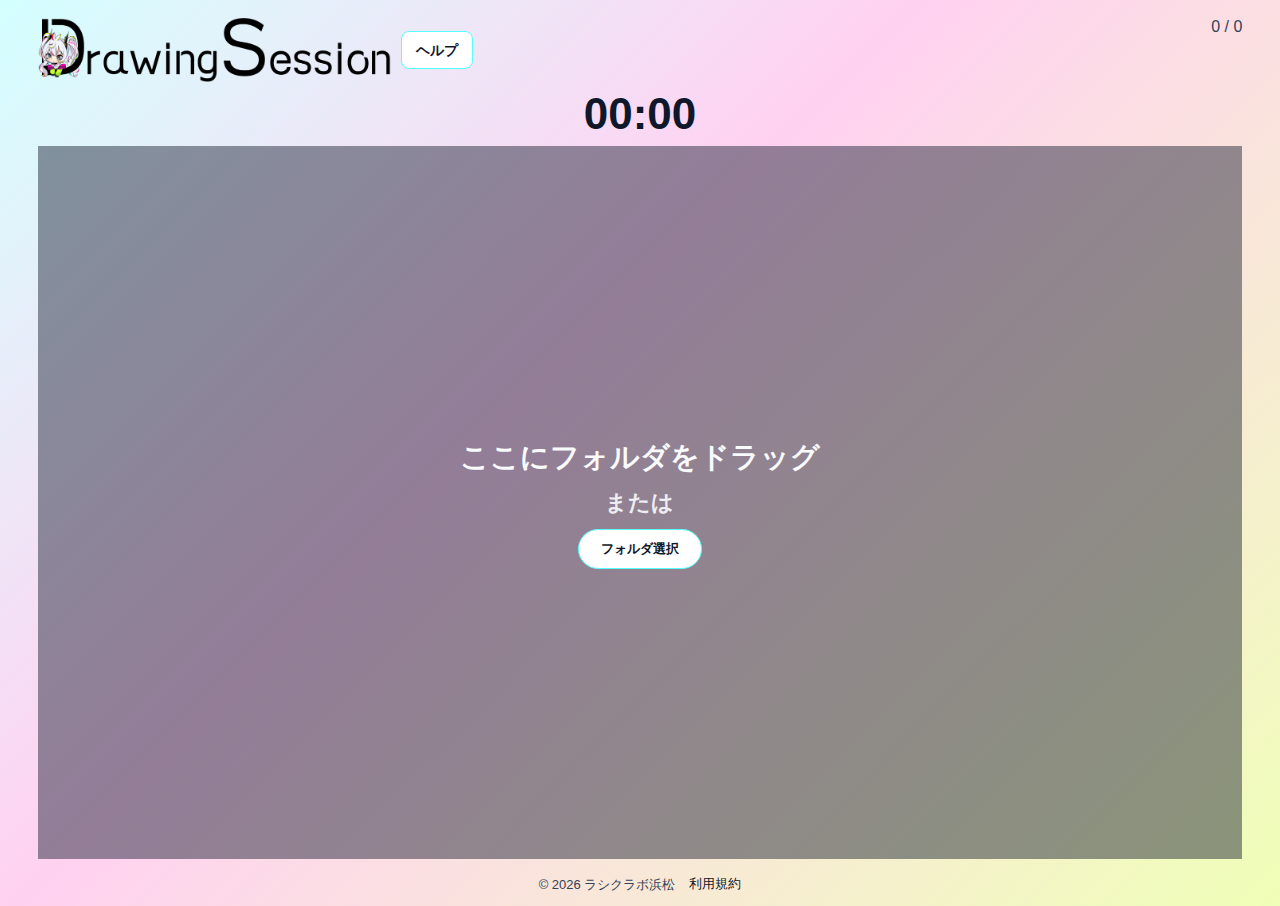
<file: index.html>
﻿<!doctype html>
<html lang="ja">
  <head>
    <meta charset="UTF-8" />
    <meta name="viewport" content="width=device-width, initial-scale=1.0" />
    <title>DrawingSession</title>
    <meta name="description" content="クロッキー/ジェスチャー・ドローイング練習用のWebアプリ。フォルダ内の画像を順番に表示し、描画時間と休憩を繰り返しながら練習できます。" />
    <meta property="og:locale" content="ja_JP" />
    <meta property="og:type" content="website" />
    <meta property="og:site_name" content="Drawing Session" />
    <meta property="og:url" content="https://rashikulab-hmmt.github.io/Drawing-Session/" />
    <meta property="og:title" content="Drawing Session" />
    <meta property="og:description" content="クロッキー/ジェスチャー・ドローイング練習用のWebアプリ。フォルダ内の画像を順番に表示し、描画時間と休憩を繰り返しながら練習できます。" />
    <meta property="og:image" content="https://rashikulab-hmmt.github.io/Drawing-Session/ogp.png" />
    <meta name="twitter:card" content="summary_large_image" />
    <meta name="twitter:title" content="Drawing Session" />
    <meta name="twitter:description" content="クロッキー/ジェスチャー・ドローイング練習用のWebアプリ。フォルダ内の画像を順番に表示し、描画時間と休憩を繰り返しながら練習できます。" />
    <meta name="twitter:image" content="https://rashikulab-hmmt.github.io/Drawing-Session/ogp.png" />
    <link rel="icon" type="image/png" href="DS_logo.png" />
    <link rel="stylesheet" href="styles.css" />
  </head>
  <body>
    <main class="app">
      <section class="stage">
        <div class="stage-meta">
          <div class="meta-left">
            <img
              class="stage-logo"
              src="DS_full_logo.png"
              alt="DS"
              draggable="false"
              oncontextmenu="return false;"
            />
            <a class="readme-btn" href="./help.html" target="_blank" rel="noopener noreferrer">ヘルプ</a>
          </div>
          <span id="index-label">0 / 0</span>
        </div>

        <div class="timer-row">
          <div class="timer" id="timer-label">00:00</div>
          <div id="timer-controls-slot"></div>
        </div>

        <div id="image-wrap" class="image-wrap">
          <img id="stage-image" alt="表示画像" />
          <div id="rest-overlay" class="rest-overlay hidden">休憩中</div>
          <div id="center-overlay" class="center-overlay hidden"></div>
        </div>
      </section>
      <footer class="app-footer">
        <span>© 2026 ラシクラボ浜松</span>
        <a class="terms-link" href="./terms.html" target="_blank" rel="noopener noreferrer">利用規約</a>
      </footer>
    </main>

    <input id="folder-fallback" type="file" webkitdirectory directory multiple hidden />

    <div id="control-parking" class="hidden"></div>

    <div id="settings-controls" class="settings-controls">
      <div class="field">
        <label for="draw-seconds">制限時間</label>
        <div class="row">
          <input id="draw-seconds" type="range" min="30" max="300" step="10" value="60" />
          <strong id="draw-seconds-label">1分</strong>
        </div>
      </div>

      <div class="field">
        <label for="break-seconds">休憩時間</label>
        <div class="row">
          <input id="break-seconds" type="range" min="10" max="60" step="5" value="20" />
          <strong id="break-seconds-label">20秒</strong>
        </div>
      </div>

      <div class="field">
        <label>画像の表示順</label>
        <div class="row order-row">
          <label><input type="radio" name="order-mode" value="name" checked /> ファイル名順</label>
          <label><input type="radio" name="order-mode" value="random" /> ランダム</label>
        </div>
      </div>
    </div>

    <div id="controls-panel" class="controls">
      <button id="start-btn" type="button" class="primary">開始</button>
      <button id="pause-btn" type="button" disabled>一時停止</button>
      <button id="next-btn" type="button" disabled>次の画像</button>
      <button id="stop-btn" type="button" disabled>終了</button>
    </div>

    <script src="app.js"></script>
  </body>
</html>
</file>
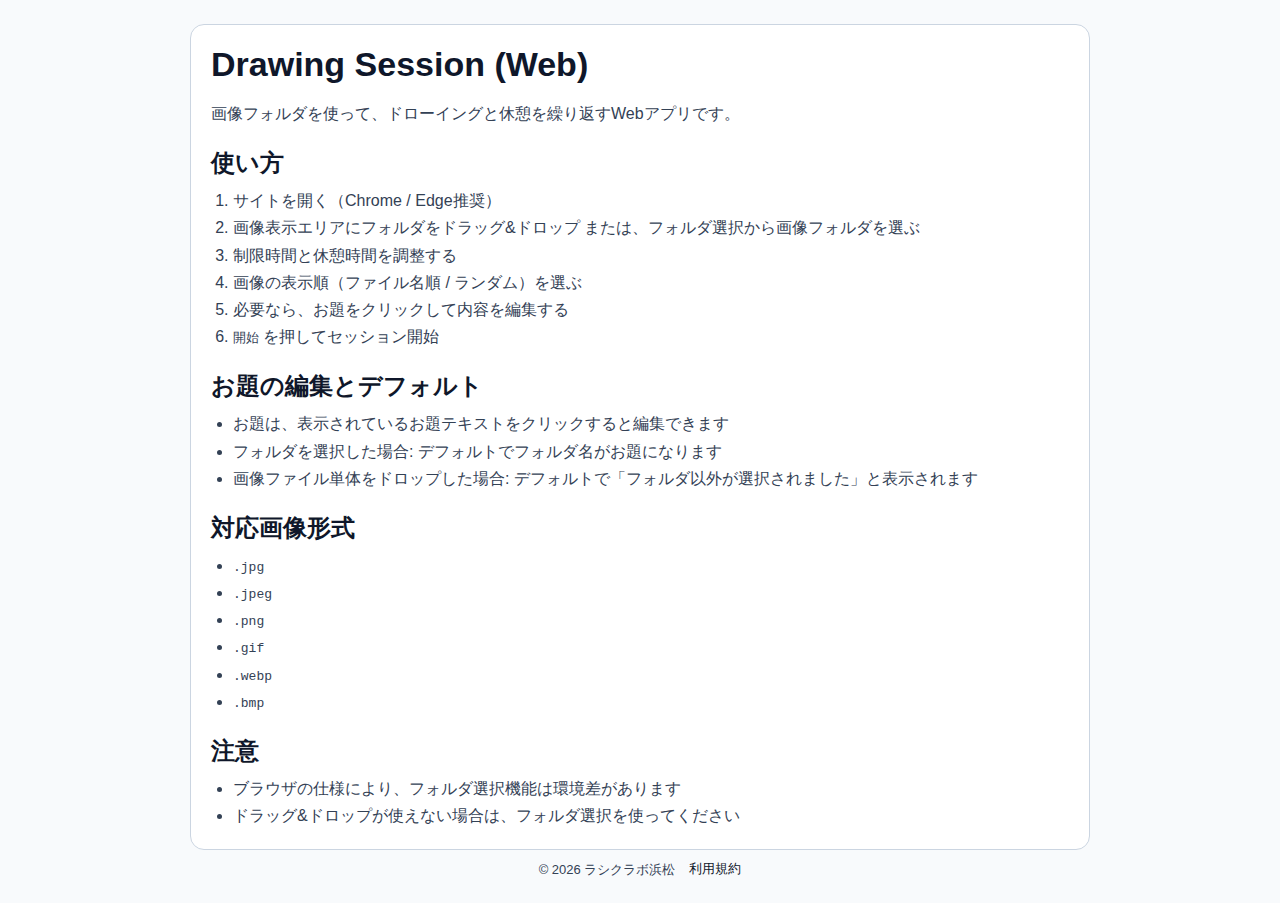
<file: help.html>
﻿<!doctype html>
<html lang="ja">
  <head>
    <meta charset="UTF-8" />
    <meta name="viewport" content="width=device-width, initial-scale=1.0" />
    <title>Drawing Session - ヘルプ</title>
    <meta name="description" content="クロッキー/ジェスチャー・ドローイング練習用のWebアプリ。フォルダ内の画像を順番に表示し、描画時間と休憩を繰り返しながら練習できます。" />
    <meta property="og:locale" content="ja_JP" />
    <meta property="og:type" content="website" />
    <meta property="og:site_name" content="Drawing Session" />
    <meta property="og:url" content="https://rashikulab-hmmt.github.io/Drawing-Session/help.html" />
    <meta property="og:title" content="Drawing Session - ヘルプ" />
    <meta property="og:description" content="クロッキー/ジェスチャー・ドローイング練習用のWebアプリ。フォルダ内の画像を順番に表示し、描画時間と休憩を繰り返しながら練習できます。" />
    <meta property="og:image" content="https://rashikulab-hmmt.github.io/Drawing-Session/ogp.png" />
    <meta name="twitter:card" content="summary_large_image" />
    <meta name="twitter:title" content="Drawing Session - ヘルプ" />
    <meta name="twitter:description" content="クロッキー/ジェスチャー・ドローイング練習用のWebアプリ。フォルダ内の画像を順番に表示し、描画時間と休憩を繰り返しながら練習できます。" />
    <meta name="twitter:image" content="https://rashikulab-hmmt.github.io/Drawing-Session/ogp.png" />
    <link rel="icon" type="image/png" href="DS_logo.png" />
    <style>
      :root {
        --bg: #f8fafc;
        --card: #ffffff;
        --text: #0f172a;
        --sub: #334155;
        --line: #cbd5e1;
      }

      * {
        box-sizing: border-box;
      }

      body {
        margin: 0;
        background: var(--bg);
        color: var(--text);
        font-family: "Segoe UI", "Hiragino Kaku Gothic ProN", "Yu Gothic UI", sans-serif;
      }

      .wrap {
        width: min(900px, 94vw);
        margin: 24px auto;
      }

      .card {
        background: var(--card);
        border: 1px solid var(--line);
        border-radius: 14px;
        padding: 20px;
      }

      h1 {
        margin: 0 0 10px;
        font-size: clamp(24px, 4vw, 34px);
      }

      h2 {
        margin: 20px 0 8px;
        font-size: clamp(18px, 2.6vw, 24px);
      }

      p,
      li {
        line-height: 1.7;
        color: var(--sub);
      }

      ol,
      ul {
        margin: 8px 0 0;
        padding-left: 22px;
      }

      .site-footer {
        margin-top: 10px;
        display: flex;
        justify-content: center;
        align-items: center;
        gap: 14px;
        color: var(--sub);
        font-size: 13px;
      }

      .terms-link {
        color: var(--text);
        text-decoration: none;
        border-bottom: 1px solid transparent;
      }

      .terms-link:hover {
        border-bottom-color: var(--text);
      }
    </style>
  </head>
  <body>
    <main class="wrap">
      <section class="card">
        <h1>Drawing Session (Web)</h1>
        <p>画像フォルダを使って、ドローイングと休憩を繰り返すWebアプリです。</p>

        <h2>使い方</h2>
        <ol>
          <li>サイトを開く（Chrome / Edge推奨）</li>
          <li>
            画像表示エリアにフォルダをドラッグ&ドロップ
            または、フォルダ選択から画像フォルダを選ぶ
          </li>
          <li>制限時間と休憩時間を調整する</li>
          <li>画像の表示順（ファイル名順 / ランダム）を選ぶ</li>
          <li>必要なら、お題をクリックして内容を編集する</li>
          <li><code>開始</code> を押してセッション開始</li>
        </ol>

        <h2>お題の編集とデフォルト</h2>
        <ul>
          <li>お題は、表示されているお題テキストをクリックすると編集できます</li>
          <li>フォルダを選択した場合: デフォルトでフォルダ名がお題になります</li>
          <li>画像ファイル単体をドロップした場合: デフォルトで「フォルダ以外が選択されました」と表示されます</li>
        </ul>

        <h2>対応画像形式</h2>
        <ul>
          <li><code>.jpg</code></li>
          <li><code>.jpeg</code></li>
          <li><code>.png</code></li>
          <li><code>.gif</code></li>
          <li><code>.webp</code></li>
          <li><code>.bmp</code></li>
        </ul>

        <h2>注意</h2>
        <ul>
          <li>ブラウザの仕様により、フォルダ選択機能は環境差があります</li>
          <li>ドラッグ&ドロップが使えない場合は、フォルダ選択を使ってください</li>
        </ul>
      </section>
      <footer class="site-footer">
        <span>© 2026 ラシクラボ浜松</span>
        <a class="terms-link" href="./terms.html" target="_blank" rel="noopener noreferrer">利用規約</a>
      </footer>
    </main>
  </body>
</html>
</file>
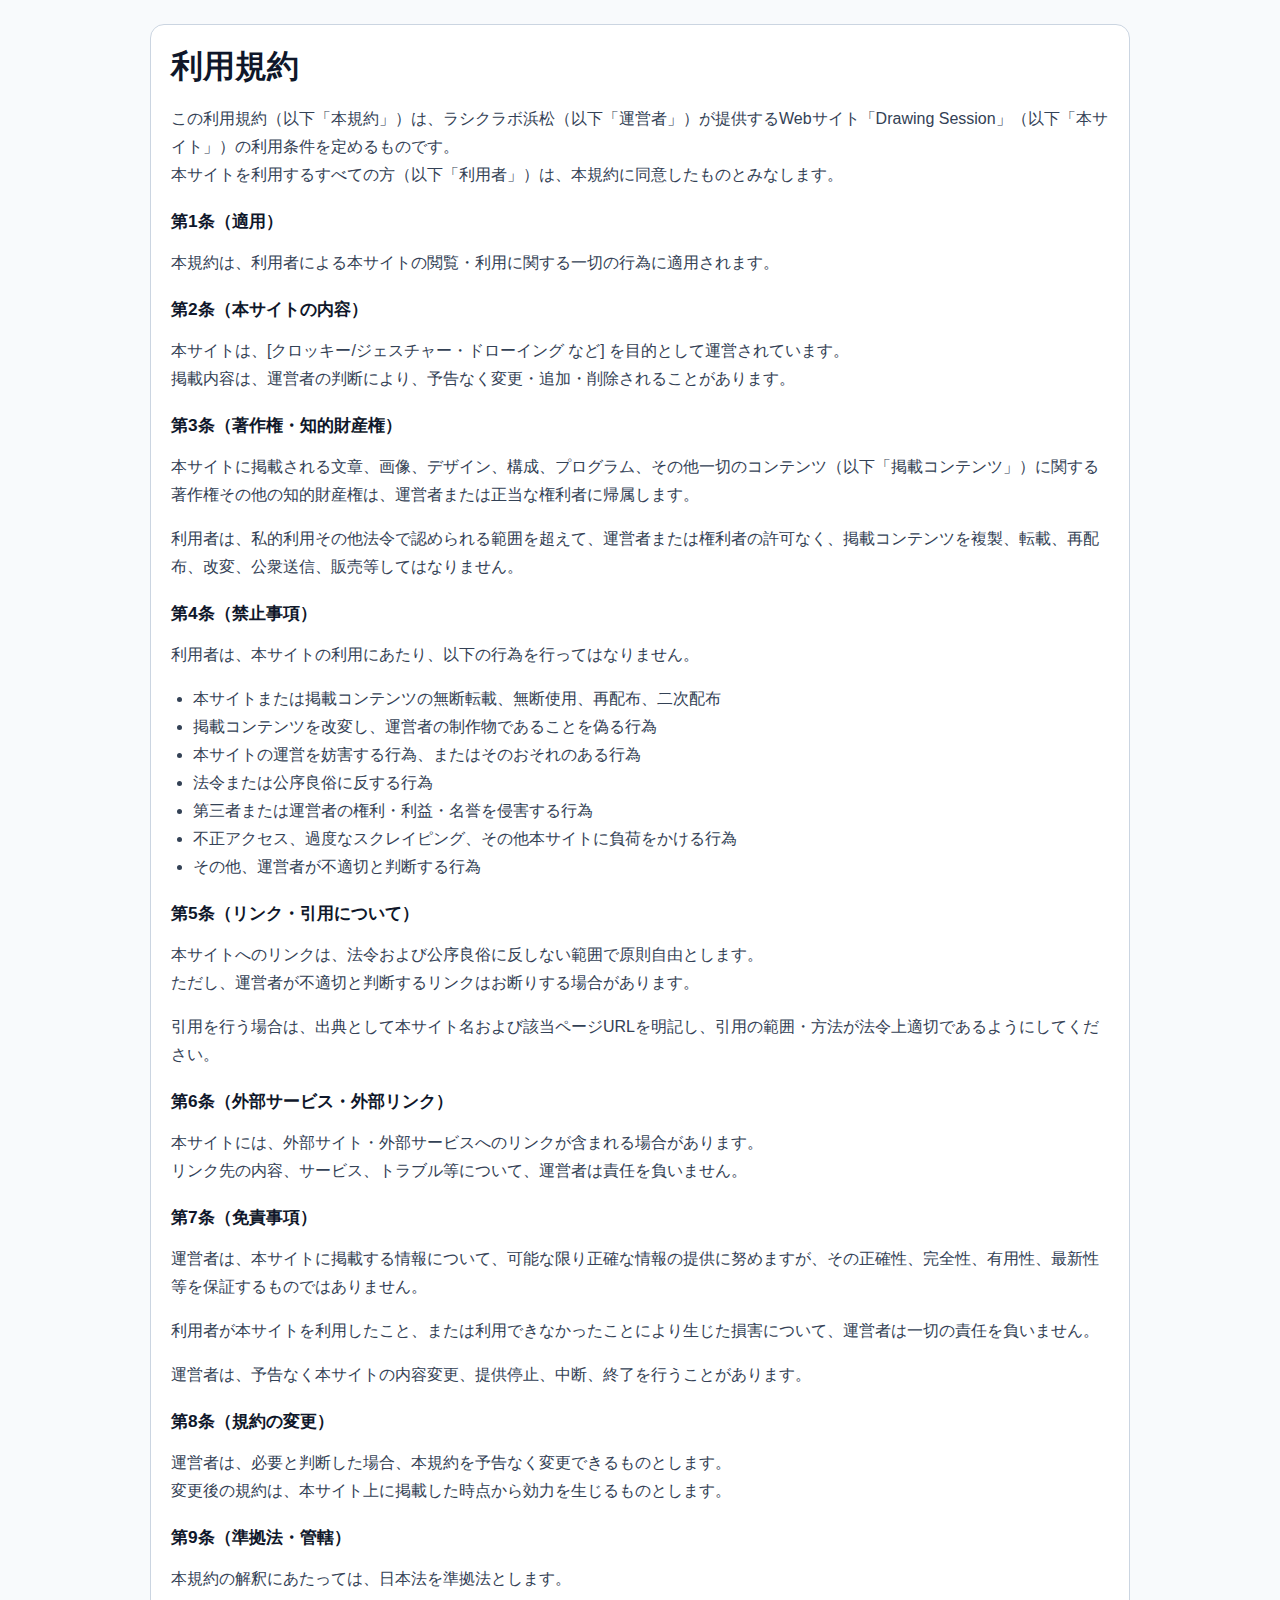
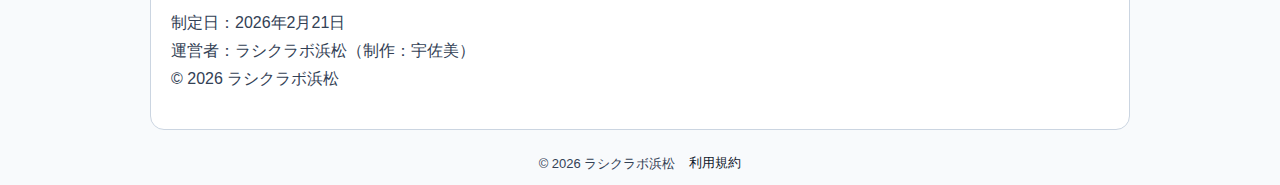
<file: terms.html>
﻿<!doctype html>
<html lang="ja">
  <head>
    <meta charset="UTF-8" />
    <meta name="viewport" content="width=device-width, initial-scale=1.0" />
    <title>Drawing Session - 利用規約</title>
    <meta name="description" content="クロッキー/ジェスチャー・ドローイング練習用のWebアプリ。フォルダ内の画像を順番に表示し、描画時間と休憩を繰り返しながら練習できます。" />
    <meta property="og:locale" content="ja_JP" />
    <meta property="og:type" content="website" />
    <meta property="og:site_name" content="Drawing Session" />
    <meta property="og:url" content="https://rashikulab-hmmt.github.io/Drawing-Session/terms.html" />
    <meta property="og:title" content="Drawing Session - 利用規約" />
    <meta property="og:description" content="クロッキー/ジェスチャー・ドローイング練習用のWebアプリ。フォルダ内の画像を順番に表示し、描画時間と休憩を繰り返しながら練習できます。" />
    <meta property="og:image" content="https://rashikulab-hmmt.github.io/Drawing-Session/ogp.png" />
    <meta name="twitter:card" content="summary_large_image" />
    <meta name="twitter:title" content="Drawing Session - 利用規約" />
    <meta name="twitter:description" content="クロッキー/ジェスチャー・ドローイング練習用のWebアプリ。フォルダ内の画像を順番に表示し、描画時間と休憩を繰り返しながら練習できます。" />
    <meta name="twitter:image" content="https://rashikulab-hmmt.github.io/Drawing-Session/ogp.png" />
    <link rel="icon" type="image/png" href="DS_logo.png" />
    <style>
      :root {
        --bg: #f8fafc;
        --card: #ffffff;
        --text: #0f172a;
        --sub: #334155;
        --line: #cbd5e1;
      }

      * {
        box-sizing: border-box;
      }

      body {
        margin: 0;
        background: var(--bg);
        color: var(--text);
        font-family: "Segoe UI", "Hiragino Kaku Gothic ProN", "Yu Gothic UI", sans-serif;
      }

      main {
        width: min(980px, 94vw);
        margin: 24px auto;
        background: var(--card);
        border: 1px solid var(--line);
        border-radius: 14px;
        padding: 20px;
      }

      h1 {
        margin: 0 0 14px;
      }

      h2 {
        margin: 20px 0 8px;
        font-size: 1.08rem;
      }

      p,
      li {
        color: var(--sub);
        line-height: 1.75;
      }

      ul {
        padding-left: 22px;
        margin: 8px 0;
      }

      .site-footer {
        width: min(980px, 94vw);
        margin: 0 auto 12px;
        display: flex;
        justify-content: center;
        align-items: center;
        gap: 14px;
        color: var(--sub);
        font-size: 13px;
      }

      .terms-link {
        color: var(--text);
        text-decoration: none;
        border-bottom: 1px solid transparent;
      }

      .terms-link:hover {
        border-bottom-color: var(--text);
      }
    </style>
  </head>
  <body>
    <main>
      <h1>利用規約</h1>
      <p>
        この利用規約（以下「本規約」）は、ラシクラボ浜松（以下「運営者」）が提供するWebサイト「Drawing Session」（以下「本サイト」）の利用条件を定めるものです。<br />
        本サイトを利用するすべての方（以下「利用者」）は、本規約に同意したものとみなします。
      </p>

      <h2>第1条（適用）</h2>
      <p>本規約は、利用者による本サイトの閲覧・利用に関する一切の行為に適用されます。</p>

      <h2>第2条（本サイトの内容）</h2>
      <p>
        本サイトは、[クロッキー/ジェスチャー・ドローイング など] を目的として運営されています。<br />
        掲載内容は、運営者の判断により、予告なく変更・追加・削除されることがあります。
      </p>

      <h2>第3条（著作権・知的財産権）</h2>
      <p>
        本サイトに掲載される文章、画像、デザイン、構成、プログラム、その他一切のコンテンツ（以下「掲載コンテンツ」）に関する著作権その他の知的財産権は、運営者または正当な権利者に帰属します。
      </p>
      <p>
        利用者は、私的利用その他法令で認められる範囲を超えて、運営者または権利者の許可なく、掲載コンテンツを複製、転載、再配布、改変、公衆送信、販売等してはなりません。
      </p>

      <h2>第4条（禁止事項）</h2>
      <p>利用者は、本サイトの利用にあたり、以下の行為を行ってはなりません。</p>
      <ul>
        <li>本サイトまたは掲載コンテンツの無断転載、無断使用、再配布、二次配布</li>
        <li>掲載コンテンツを改変し、運営者の制作物であることを偽る行為</li>
        <li>本サイトの運営を妨害する行為、またはそのおそれのある行為</li>
        <li>法令または公序良俗に反する行為</li>
        <li>第三者または運営者の権利・利益・名誉を侵害する行為</li>
        <li>不正アクセス、過度なスクレイピング、その他本サイトに負荷をかける行為</li>
        <li>その他、運営者が不適切と判断する行為</li>
      </ul>

      <h2>第5条（リンク・引用について）</h2>
      <p>
        本サイトへのリンクは、法令および公序良俗に反しない範囲で原則自由とします。<br />
        ただし、運営者が不適切と判断するリンクはお断りする場合があります。
      </p>
      <p>
        引用を行う場合は、出典として本サイト名および該当ページURLを明記し、引用の範囲・方法が法令上適切であるようにしてください。
      </p>

      <h2>第6条（外部サービス・外部リンク）</h2>
      <p>
        本サイトには、外部サイト・外部サービスへのリンクが含まれる場合があります。<br />
        リンク先の内容、サービス、トラブル等について、運営者は責任を負いません。
      </p>

      <h2>第7条（免責事項）</h2>
      <p>
        運営者は、本サイトに掲載する情報について、可能な限り正確な情報の提供に努めますが、その正確性、完全性、有用性、最新性等を保証するものではありません。
      </p>
      <p>
        利用者が本サイトを利用したこと、または利用できなかったことにより生じた損害について、運営者は一切の責任を負いません。
      </p>
      <p>運営者は、予告なく本サイトの内容変更、提供停止、中断、終了を行うことがあります。</p>

      <h2>第8条（規約の変更）</h2>
      <p>
        運営者は、必要と判断した場合、本規約を予告なく変更できるものとします。<br />
        変更後の規約は、本サイト上に掲載した時点から効力を生じるものとします。
      </p>

      <h2>第9条（準拠法・管轄）</h2>
      <p>
        本規約の解釈にあたっては、日本法を準拠法とします。
      </p>

      <p>
        制定日：2026年2月21日<br />
        運営者：ラシクラボ浜松（制作：宇佐美）<br />
        © 2026 ラシクラボ浜松
      </p>
    </main>
    <footer class="site-footer">
      <span>© 2026 ラシクラボ浜松</span>
      <a class="terms-link" href="./terms.html" target="_self">利用規約</a>
    </footer>
  </body>
</html>
</file>
<file: styles.css>
﻿* {
  box-sizing: border-box;
}

:root {
  --accent-lime: #d2ff30;
  --accent-pink: #ff00b1;
  --accent-cyan: #56ffff;
}

body {
  margin: 0;
  height: 100dvh;
  overflow: hidden;
  font-family: "Segoe UI", "Hiragino Kaku Gothic ProN", "Yu Gothic UI", sans-serif;
  color: #0f172a;
  background: linear-gradient(
    135deg,
    color-mix(in srgb, var(--accent-cyan) 26%, #ffffff) 0%,
    color-mix(in srgb, var(--accent-pink) 18%, #ffffff) 42%,
    color-mix(in srgb, var(--accent-lime) 35%, #ffffff) 100%
  );
  user-select: none;
  -webkit-user-select: none;
}

input,
textarea {
  user-select: text;
  -webkit-user-select: text;
}

img {
  user-select: none;
  -webkit-user-select: none;
  -webkit-user-drag: none;
}

.app {
  width: min(96vw, 1800px);
  height: calc(100dvh - 12px);
  margin: 6px auto;
  display: grid;
  grid-template-columns: 1fr;
  grid-template-rows: minmax(0, 1fr) auto;
}

.stage {
  display: flex;
  flex-direction: column;
  gap: 6px;
  min-height: 0;
  height: 100%;
  overflow: hidden;
  padding: 12px;
}

.app-footer {
  display: flex;
  justify-content: center;
  align-items: center;
  gap: 14px;
  padding: 4px 12px 0;
  color: #334155;
  font-size: 13px;
}

.terms-link {
  color: #0f172a;
  text-decoration: none;
  border-bottom: 1px solid transparent;
}

.terms-link:hover {
  border-bottom-color: #0f172a;
}

.stage-meta {
  display: flex;
  justify-content: space-between;
  align-items: flex-start;
  gap: 12px;
  color: #334155;
}

.meta-left {
  display: inline-flex;
  align-items: center;
  gap: 10px;
  flex-wrap: nowrap;
  width: fit-content;
}

.stage-title {
  margin: 0;
  font-size: clamp(26px, 3vw, 46px);
  line-height: 1.05;
  color: var(--accent-pink);
}

.stage-logo {
  display: block;
  width: auto;
  height: clamp(34px, 5vw, 72px);
  object-fit: contain;
  pointer-events: none;
  user-select: none;
  -webkit-user-drag: none;
}

.readme-btn {
  display: inline-flex;
  align-items: center;
  justify-content: center;
  border: 1px solid var(--accent-cyan);
  border-radius: 8px;
  background: #ffffff;
  color: #0f172a;
  min-width: 72px;
  height: 38px;
  padding: 0 12px;
  font-size: 14px;
  font-weight: 700;
  text-decoration: none;
  white-space: nowrap;
  line-height: 1;
  flex: 0 0 auto;
}

.timer-row {
  position: relative;
  display: flex;
  align-items: center;
  justify-content: center;
  min-height: 52px;
}

.timer {
  font-size: 44px;
  font-weight: 700;
  text-align: center;
}

.image-wrap {
  position: relative;
  width: 100%;
  flex: 1;
  height: auto;
  min-height: 0;
  border: none;
  border-radius: 0;
  overflow: hidden;
  background: transparent;
  display: flex;
  align-items: center;
  justify-content: center;
}

.image-wrap.drag-ready {
  background: color-mix(in srgb, var(--accent-cyan) 35%, #ffffff);
}

.image-wrap.drag-ready::before {
  content: "";
  position: absolute;
  left: 8px;
  bottom: 0;
  width: clamp(360px, 48vw, 720px);
  aspect-ratio: 1 / 1;
  background: url("drop_yumeka.png") left bottom / contain no-repeat;
  z-index: 6;
  pointer-events: none;
}

.image-wrap.drag-ready::after {
  content: "";
  position: absolute;
  inset: 0;
  background: color-mix(in srgb, var(--accent-lime) 40%, #ffffff);
  background-image: url("drop.png");
  background-repeat: no-repeat;
  background-position: center;
  background-size: min(58vw, 520px) auto;
  z-index: 5;
  pointer-events: none;
}

#stage-image {
  width: auto;
  height: auto;
  max-width: 100%;
  max-height: 100%;
  display: none;
  pointer-events: none;
  user-select: none;
  -webkit-user-drag: none;
}

.rest-overlay {
  position: absolute;
  inset: 0;
  background: rgba(15, 23, 42, 0.72);
  color: #f8fafc;
  font-size: clamp(24px, 4vw, 42px);
  font-weight: 700;
  display: grid;
  place-items: center;
}

.center-overlay {
  position: absolute;
  inset: 0;
  display: grid;
  place-items: center;
  text-align: center;
  padding: 10px;
  color: #f8fafc;
  background: rgba(15, 23, 42, 0.45);
  font-size: clamp(20px, 2.3vw, 34px);
  font-weight: 700;
  line-height: 1.4;
  white-space: pre-line;
  overflow: hidden;
}

.center-prompt {
  display: grid;
  gap: 10px;
  place-items: center;
}

.finish-message {
  display: grid;
  gap: 12px;
  place-items: center;
}

.finish-text {
  white-space: pre-line;
  line-height: 0.8;
}

.finish-image {
  display: block;
  width: min(320px, 70vw);
  height: auto;
  margin: 0 auto 10px;
  pointer-events: none;
  user-select: none;
  -webkit-user-drag: none;
}

.center-or {
  font-size: 0.75em;
  opacity: 0.9;
}

button {
  border: 1px solid var(--accent-cyan);
  border-radius: 10px;
  background: #ffffff;
  color: #0f172a;
  padding: 7px 10px;
  cursor: pointer;
}

button:disabled {
  opacity: 0.5;
  cursor: not-allowed;
}

.primary {
  background: var(--accent-lime);
  color: #0f172a;
  border-color: var(--accent-lime);
}

.controls {
  display: flex;
  flex-wrap: wrap;
  gap: 8px;
}

.center-pick-btn {
  border: 1px solid var(--accent-cyan);
  border-radius: 999px;
  padding: 10px 22px;
  background: #ffffff;
  color: #0f172a;
  font-weight: 700;
}

.topic-card {
  width: min(920px, 99%);
  max-height: calc(100% - 8px);
  display: grid;
  gap: 6px;
  place-items: center;
  padding: 10px;
  border: 1px solid color-mix(in srgb, var(--accent-cyan) 55%, #ffffff);
  border-radius: 14px;
  background: rgba(15, 23, 42, 0.3);
  overflow: hidden;
  font-size: clamp(12px, 1.9vh, 20px);
}

.topic-label {
  font-size: 1.5em;
  letter-spacing: 0.08em;
}

.topic-value {
  border: 1px solid var(--accent-cyan);
  border-radius: 14px;
  padding: 7px 12px;
  background: #ffffff;
  color: #0f172a;
  font-size: 0.82em;
  font-weight: 700;
}

.topic-input {
  border: 1px solid var(--accent-cyan);
  border-radius: 14px;
  padding: 10px 18px;
  background: #ffffff;
  color: #0f172a;
  font-size: 0.9em;
  font-weight: 700;
  width: min(420px, 70vw);
}

#topic-settings-slot {
  width: min(460px, 100%);
}

#topic-settings-slot .settings-controls {
  display: grid;
  grid-template-columns: 1fr 1fr;
  gap: 0 8px;
}

#topic-settings-slot .field {
  margin-bottom: -20px;
}

#topic-settings-slot .field:nth-child(3) {
  grid-column: 1 / -1;
}

#topic-settings-slot .field label {
  margin-bottom: 0;
  font-size: 1.5em;
}

#topic-settings-slot .field:nth-child(1) label,
#topic-settings-slot .field:nth-child(2) label {
  text-align: center;
  line-height: 1.5;
}

#topic-settings-slot .row {
  gap: 2px;
}

#topic-settings-slot .field:nth-child(1) .row,
#topic-settings-slot .field:nth-child(2) .row {
  flex-direction: column-reverse;
  align-items: stretch;
  gap: 0;
  margin-top: -15px;
}

#topic-settings-slot .field:nth-child(1) .row strong,
#topic-settings-slot .field:nth-child(2) .row strong {
  align-self: center;
  font-size: 1em;
  line-height: 1.1;
}

#topic-settings-slot .field:nth-child(1) .row input[type="range"],
#topic-settings-slot .field:nth-child(2) .row input[type="range"] {
  width: 100%;
}

#topic-settings-slot .order-row label {
  font-size: 1em;
}

#topic-settings-slot .field:nth-child(3) label {
  text-align: center;
  margin-bottom: 0;
  line-height: 1.5;
}

#topic-settings-slot .field:nth-child(3) .order-row {
  justify-content: center;
  gap: 2px;
  margin-top: -15px;
}

#topic-settings-slot .field:nth-child(3) .order-row label {
  gap: 3px;
  font-size: 1em;
}

#topic-controls-slot {
  width: min(460px, 100%);
}

#topic-controls-slot .controls {
  justify-content: center;
  gap: 4px;
}

.settings-controls {
  width: 100%;
}

.field {
  margin-bottom: 12px;
  text-align: left;
}

.field label {
  display: block;
  font-weight: 700;
  margin-bottom: 6px;
  font-size: 0.72em;
}

.row {
  display: flex;
  align-items: center;
  gap: 10px;
}

input[type="range"] {
  width: 100%;
  accent-color: var(--accent-pink);
}

input[type="range"]::-webkit-slider-thumb {
  background: var(--accent-pink);
}

input[type="range"]::-moz-range-thumb {
  background: var(--accent-pink);
  border: none;
}

input[type="range"]::-moz-range-track {
  background: color-mix(in srgb, var(--accent-pink) 28%, #ffffff);
}

.order-row label {
  display: inline-flex;
  align-items: center;
  gap: 6px;
  font-size: 0.72em;
}

.order-row input[type="radio"] {
  accent-color: var(--accent-pink);
}

#timer-controls-slot .controls {
  align-items: center;
}

#timer-controls-slot {
  position: absolute;
  right: 0;
  top: 50%;
  transform: translateY(-50%);
}

.hidden {
  display: none !important;
}

@media (max-width: 920px) {
  .app {
    height: calc(100dvh - 8px);
    margin: 4px auto;
  }

  .timer-row {
    flex-direction: column;
    gap: 6px;
    min-height: unset;
  }

  #timer-controls-slot {
    position: static;
    transform: none;
  }

  .topic-card {
    width: 98%;
  }
}
</file>
